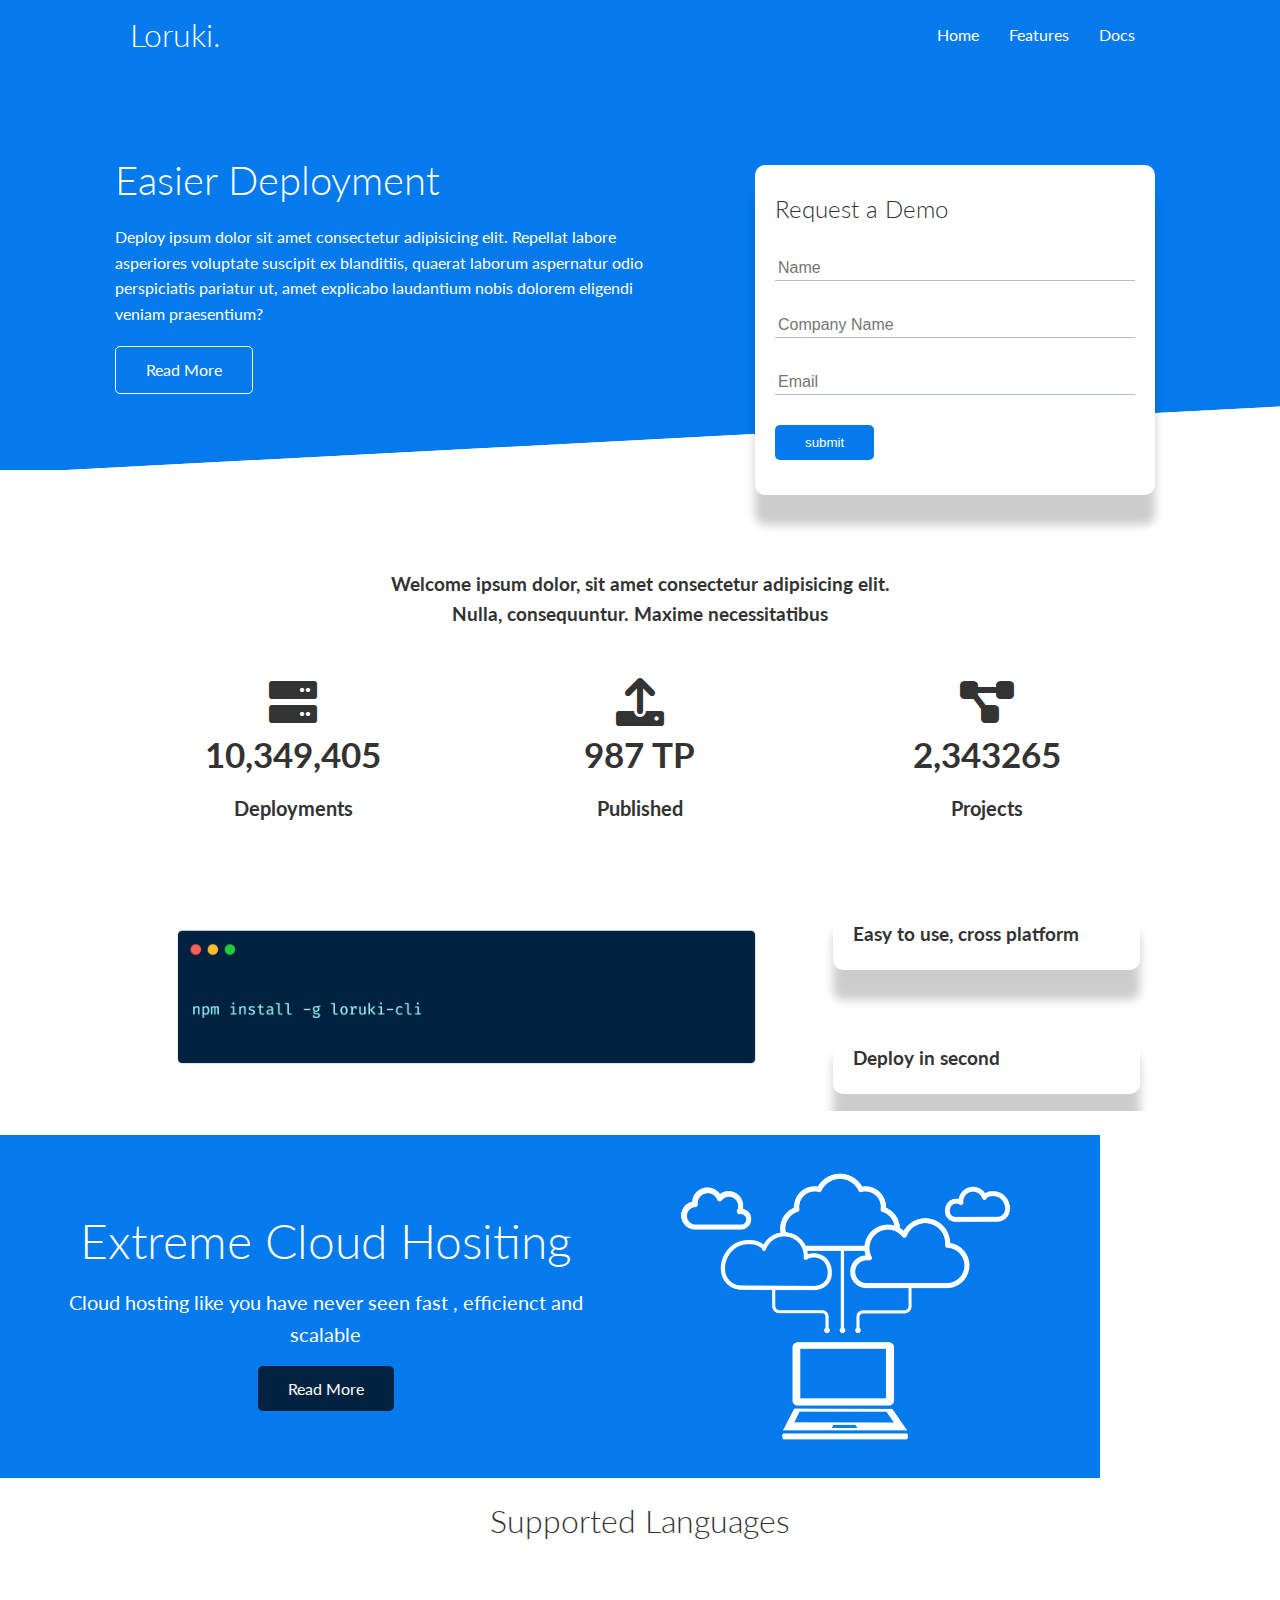
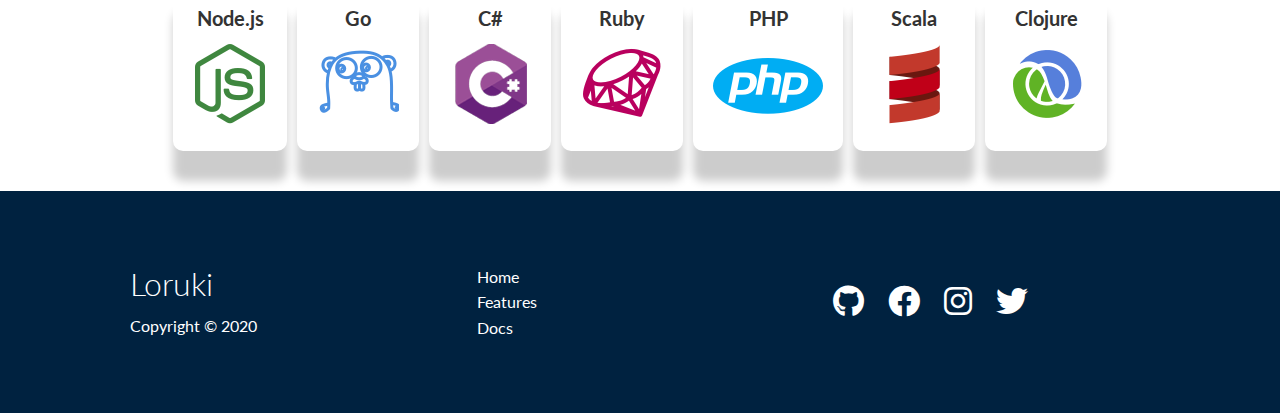
<file: index.html>
<!DOCTYPE html>
<html lang="en">
<head>
    <meta charset="UTF-8">
    <meta http-equiv="X-UA-Compatible" content="IE=edge">
    <meta name="viewport" content="width=device-width, initial-scale=1.0">
    <link rel="stylesheet" href="https://cdnjs.cloudflare.com/ajax/libs/font-awesome/6.0.0/css/all.min.css" 
    integrity="sha512-9usAa10IRO0HhonpyAIVpjrylPvoDwiPUiKdWk5t3PyolY1cOd4DSE0Ga+ri4AuTroPR5aQvXU9xC6qOPnzFeg==" crossorigin="anonymous" referrerpolicy="no-referrer" />
    <title>Loruki | cloud Hosting For Everyone</title>
    <link rel="stylesheet" href="./css/style.css">
    <link rel="stylesheet" href="./css/utilies.css">
</head>
<body>
    <!--navbar-->
    <div class="navbar">
        <div class="container flex">
            <h1 class="logo">Loruki.</h1>
            <nav>
                <ul>
                    <li><a href="index.html">Home</a></li>
                    <li><a href="features.html">Features</a></li>
                    <li><a href="docs.html">Docs</a></li>
                </ul>
            </nav>
        </div>
    </div>
    <!--showcase-->
    <section class="showcase">
        <div class="container grid">
            <div class="showcase-text">
                <h1>Easier Deployment</h1>
                <p>Deploy ipsum dolor sit amet consectetur adipisicing elit.
                     Repellat labore asperiores voluptate suscipit
                      ex blanditiis, quaerat laborum aspernatur odio perspiciatis pariatur ut, 
                    amet explicabo laudantium nobis dolorem 
                    eligendi veniam praesentium?</p>
                    <a href="features.html" class="btn btn-outline">Read More</a>
            </div>
            <div class="showcase-form card">
               <h2>Request a Demo</h2>
               <form>
                   <div class='form-control'>
                       <input type="text" name="name" required placeholder="Name"/>
                   </div>
                   <div class='form-control'>
                    <input type="text" name="company name" required placeholder="Company Name"/>
                </div>
                <div class='form-control'>
                    <input type="email" name="email" placeholder="Email" required/>
                </div>
                <input type="submit" class="btn" value="submit"/>
               </form>
            </div>
        </div>
    </section>
    <!--stats-->
    <section class="stats">
        <div class="container">
            <h3 class="stats-heading text-center ">Welcome ipsum dolor, sit amet 
                consectetur adipisicing elit. Nulla, consequuntur. Maxime necessitatibus
                 
                  </h3>
                  <div class="grid grid-3 text-center my-4">
                      <div>
                          <i class="fas fa-server fa-3x"></i>
                          <h3>10,349,405</h3>
                          <p class="text-secondary">Deployments</p>
                      </div>
                      <div>
                        <i class="fas fa-upload fa-3x"></i>
                        <h3>987 TP</h3>
                        <p class="text-secondary">Published</p>
                    </div>
                    <div>
                        <i class="fas fa-project-diagram fa-3x"></i>
                        <h3>2,343265</h3>
                        <p class="text-secondary">Projects</p>
                    </div>
                  </div>
        </div>
    </section>
    <!--cli-->
    <section class="cli">
        <div class="container grid">
            <img src="images/cli.png" alt="">
            <div class="card">
                <h3>Easy to use, cross platform</h3>

            </div>
            <div class="card">
                <h3>Deploy in second</h3>

            </div>
        </div>

    </section>
    <!--cloud-->
    <section class="container bg-primary cloud my-2 py-2">
        <div class="container grid">
            <div class="text-center">
                <h2 class="lg">Extreme Cloud Hositing</h2>
                <p class="lead my-1">Cloud hosting like you have never seen fast , efficienct and scalable</p>
                <a href="features.html" class="btn btn-dark">Read More</a>
            </div>
            <img src="images/cloud.png" alt="">

        </div>

    </section>
    <!--languages-->
    <section class="languages">
        <h2 class="md text-center my-2">Supported Languages</h2>
        <div class="container flex">
            <div class="card">
                <h4>Node.js</h4>
                <img src="images/logos/node.png" alt="">
            </div>
            <div class="card">
                <h4>Go</h4>
                <img src="images/logos/go.png" alt="">
            </div>
            <div class="card">
                <h4>C#</h4>
                <img src="images/logos/csharp.png" alt="">
            </div>
            <div class="card">
                <h4>Ruby</h4>
                <img src="images/logos/ruby.png" alt="">
            </div>
            <div class="card">
                <h4>PHP</h4>
                <img src="images/logos/php.png" alt="">
            </div>
            <div class="card">
                <h4>Scala</h4>
                <img src="images/logos/scala.png" alt="">
            </div>
            <div class="card">
                <h4>Clojure</h4>
                <img src="images/logos/clojure.png" alt="">
            </div>
        </div>
    </section>
    <!--footer-->
    <footer class="footer bg-dark py-5">
        <div class="container grid grid-3">
            <div>
                <h1>Loruki</h1>
                <p>Copyright &copy; 2020</p>
            </div>
            <nav>
                <ul>
                    <li><a href="index.html">Home</a></li>
                    <li><a href="features.html">Features</a></li>
                    <li><a href="docs.html">Docs</a></li>
                </ul>
            </nav>
            <div class="social">
                <a href="href"><i class="fab fa-github fa-2x"></i></a>
                <a href="href"><i class="fab fa-facebook fa-2x"></i></a>
                <a href="href"><i class="fab fa-instagram fa-2x"></i></a>
                <a href="href"><i class="fab fa-twitter fa-2x"></i></a>
            </div>
        </div>
    </footer>
</body>
</html>
</file>
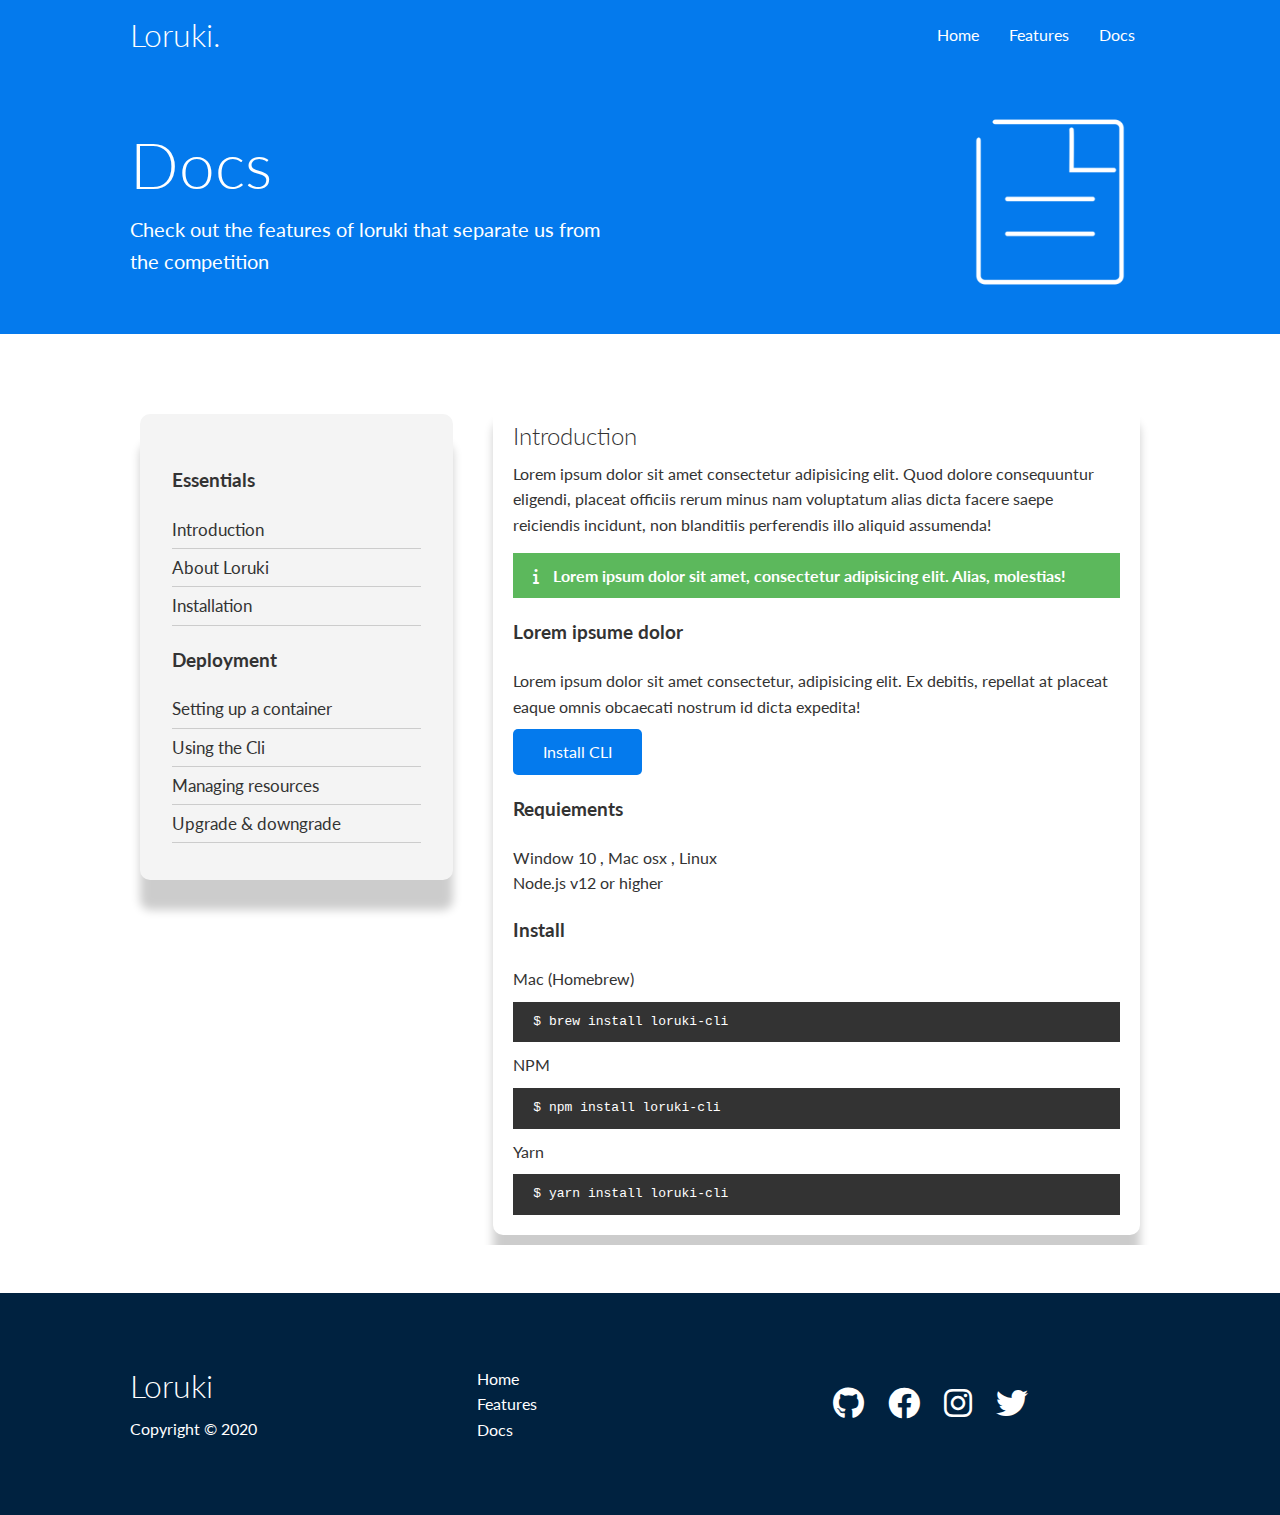
<file: docs.html>
<!DOCTYPE html>
<html lang="en">
<head>
    <meta charset="UTF-8">
    <meta http-equiv="X-UA-Compatible" content="IE=edge">
    <meta name="viewport" content="width=device-width, initial-scale=1.0">
    <link rel="stylesheet" href="https://cdnjs.cloudflare.com/ajax/libs/font-awesome/6.0.0/css/all.min.css" 
    integrity="sha512-9usAa10IRO0HhonpyAIVpjrylPvoDwiPUiKdWk5t3PyolY1cOd4DSE0Ga+ri4AuTroPR5aQvXU9xC6qOPnzFeg==" crossorigin="anonymous" referrerpolicy="no-referrer" />
    <title>Loruki | cloud Hosting For Everyone</title>
    <link rel="stylesheet" href="./css/style.css">
    <link rel="stylesheet" href="./css/utilies.css">
</head>
<body>
    <!--navbar-->
    <div class="navbar">
        <div class="container flex">
            <h1 class="logo">Loruki.</h1>
            <nav>
                <ul>
                    <li><a href="index.html">Home</a></li>
                    <li><a href="features.html">Features</a></li>
                    <li><a href="docs.html">Docs</a></li>
                </ul>
            </nav>
        </div>
    </div>
   <!--Head-->
   <section class="docs-head bg-primary py-3">
       <div class="container grid">
           <div>
               <h1 class="xl">Docs</h1>
               <p class="lead">
                   Check out the features of loruki that
                   separate us from the competition
               </p>
           </div>
           <img src="images/docs.png" alt="">
          
       </div>
   </section>
   <!--docs main-->
   <section class="docs-main my-4">
    <div class="container grid">
        <div class="card bg-light p-3">
            <h3 class="my-2">Essentials</h3>
            <nav>
                <ul>
                    <li><a href="#">Introduction</a></li>
                    <li><a href="#">About Loruki</a></li>
                    <li><a href="#">Installation</a></li>
                </ul>
            </nav>
            <h3 class="my-2">Deployment</h3>
            <nav>
                <ul>
                    <li><a href="#">Setting up a container</a></li>
                    <li><a href="#">Using the Cli</a></li>
                    <li><a href="#">Managing resources</a></li>
                    <li><a href="#">Upgrade & downgrade</a></li>
                </ul>
            </nav>
        </div>
        <div class="card">
            <h2>Introduction</h2>
            <p>Lorem ipsum dolor sit amet consectetur adipisicing elit. Quod dolore consequuntur eligendi, placeat officiis rerum minus nam voluptatum alias dicta facere saepe
                 reiciendis incidunt, non blanditiis perferendis illo aliquid assumenda!</p>
                 <div class="alert alert-success">
                     <i class="fas fa-info"></i> Lorem ipsum dolor sit amet, 
                     consectetur adipisicing elit. Alias, molestias!
                 </div>
                 <h3>Lorem ipsume dolor</h3>
                 <p>Lorem ipsum dolor sit amet consectetur, adipisicing elit. Ex debitis,
                      repellat at placeat eaque omnis obcaecati nostrum id dicta expedita!</p>
                      <a href="#" class="btn btn-primary">Install CLI</a>


                      <h3>Requiements</h3>
                      <ul>
                          <li>Window 10 , Mac osx , Linux</li>
                          <li>Node.js v12 or higher</li>
                      </ul>
                      <h3>Install</h3>
                      <p>Mac (Homebrew)</p>
                      <pre><code>$ brew install loruki-cli</code></pre>
                      <p>NPM</p>
                      <pre><code>$ npm install loruki-cli</code></pre>
                      <p>Yarn</p>
                      <pre><code>$ yarn install loruki-cli</code></pre>
                     

        </div>
    </div>
</section>

    <!--footer-->
    <footer class="footer bg-dark py-5">
        <div class="container grid grid-3">
            <div>
                <h1>Loruki</h1>
                <p>Copyright &copy; 2020</p>
            </div>
            <nav>
                <ul>
                    <li><a href="index.html">Home</a></li>
                    <li><a href="features.html">Features</a></li>
                    <li><a href="docs.html">Docs</a></li>
                </ul>
            </nav>
            <div class="social">
                <a href="href"><i class="fab fa-github fa-2x"></i></a>
                <a href="href"><i class="fab fa-facebook fa-2x"></i></a>
                <a href="href"><i class="fab fa-instagram fa-2x"></i></a>
                <a href="href"><i class="fab fa-twitter fa-2x"></i></a>
            </div>
        </div>
    </footer>
</body>
</html>
</file>
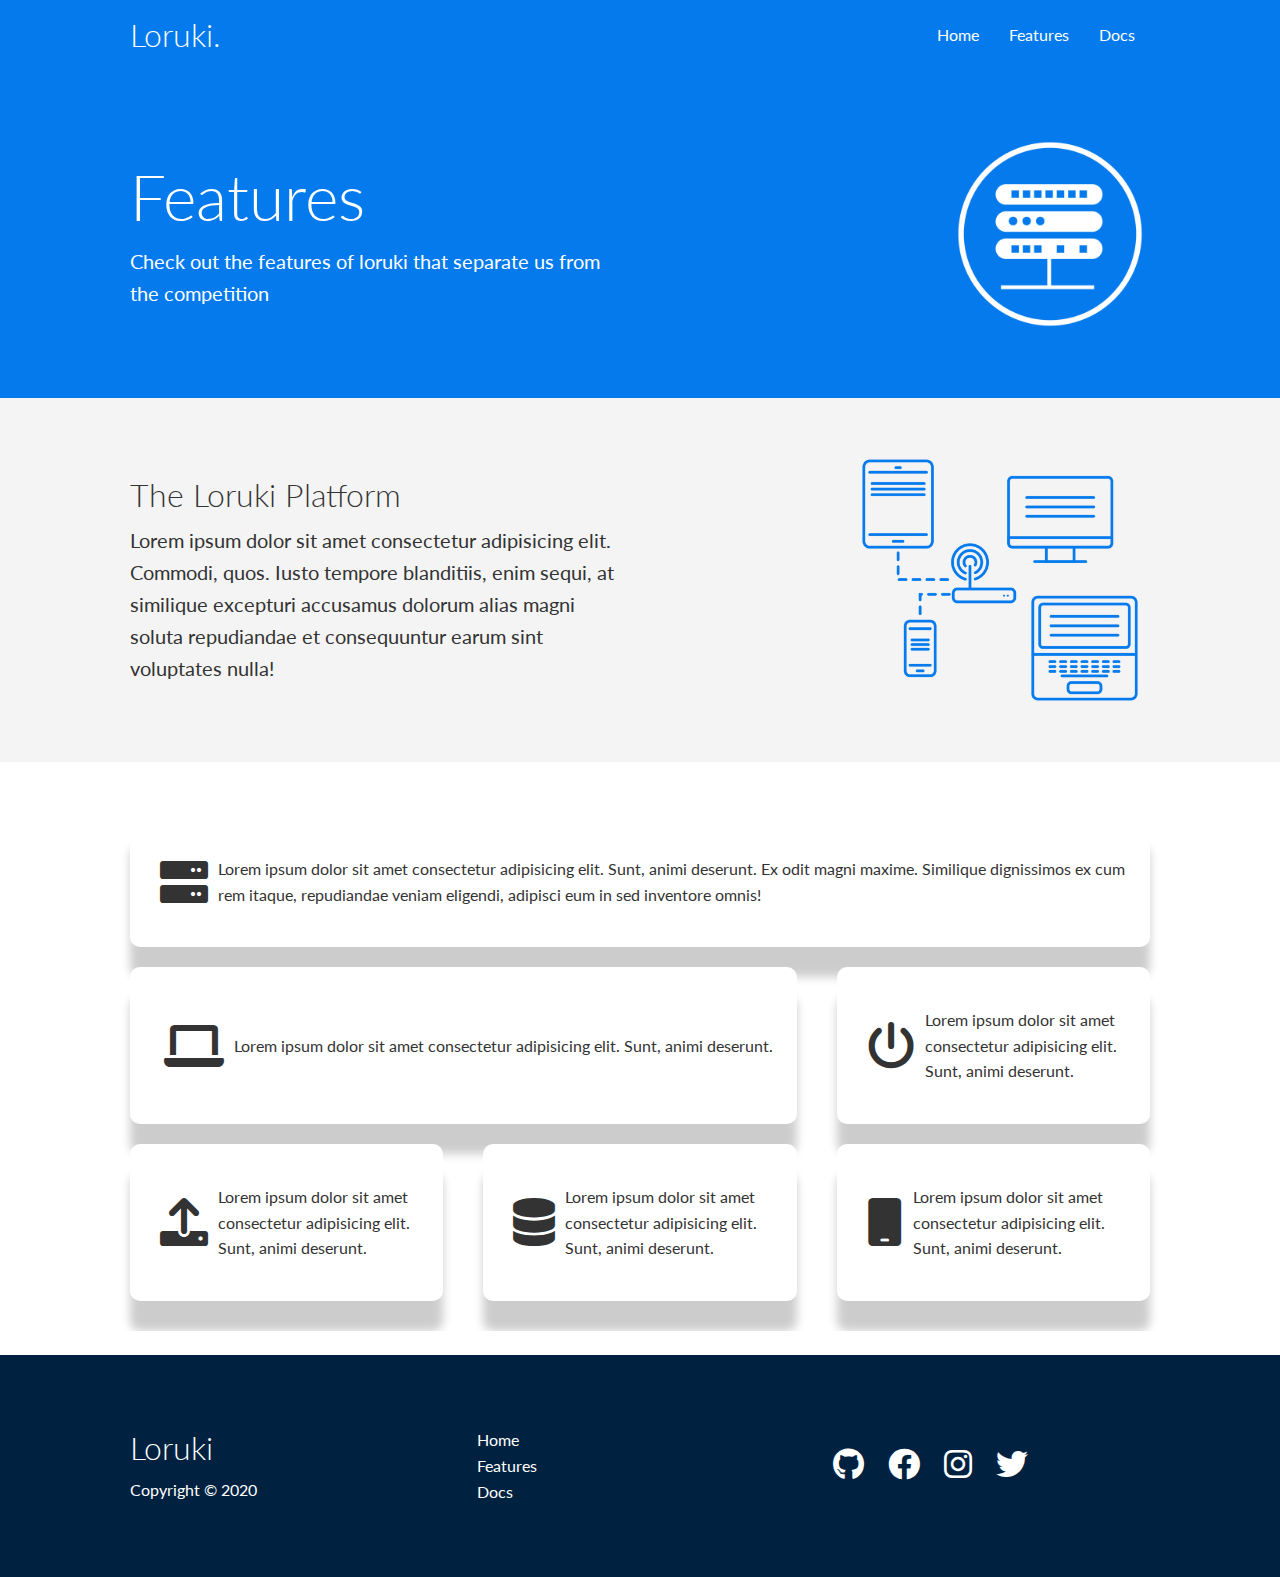
<file: features.html>
<!DOCTYPE html>
<html lang="en">
<head>
    <meta charset="UTF-8">
    <meta http-equiv="X-UA-Compatible" content="IE=edge">
    <meta name="viewport" content="width=device-width, initial-scale=1.0">
    <link rel="stylesheet" href="https://cdnjs.cloudflare.com/ajax/libs/font-awesome/6.0.0/css/all.min.css" 
    integrity="sha512-9usAa10IRO0HhonpyAIVpjrylPvoDwiPUiKdWk5t3PyolY1cOd4DSE0Ga+ri4AuTroPR5aQvXU9xC6qOPnzFeg==" crossorigin="anonymous" referrerpolicy="no-referrer" />
    <title>Loruki | cloud Hosting For Everyone</title>
    <link rel="stylesheet" href="./css/style.css">
    <link rel="stylesheet" href="./css/utilies.css">
</head>
<body>
    <!--navbar-->
    <div class="navbar">
        <div class="container flex">
            <h1 class="logo">Loruki.</h1>
            <nav>
                <ul>
                    <li><a href="index.html">Home</a></li>
                    <li><a href="features.html">Features</a></li>
                    <li><a href="docs.html">Docs</a></li>
                </ul>
            </nav>
        </div>
    </div>
   <!--Head-->
   <section class="features-head bg-primary py-5">
       <div class="container grid ">
           <div>
               <h1 class="xl">Features</h1>
               <p class="lead">
                   Check out the features of loruki that
                   separate us from the competition
               </p>
           </div>
           <img src="images/server.png" alt="">
          
       </div>
   </section>
   <!--sub head-->
   <section class="features-sub-head bg-light py-3">
    <div class="container grid ">
        <div>
            <h1 class="md">The Loruki Platform</h1>
            <p class="lead">
               Lorem ipsum dolor sit amet consectetur adipisicing elit. Commodi, quos. Iusto tempore blanditiis, enim sequi, at similique excepturi accusamus dolorum alias magni soluta repudiandae et consequuntur earum sint voluptates nulla!
            </p>
        </div>
        <img src="images/server2.png" alt="">
       
    </div>
   </section>
   <!--main-->
   <section class="features-main my-2">
       <div class="container grid grid-3">
           <div class="card flex">
               <i class="fas fa-server fa-3x"></i>
               <p>
                   Lorem ipsum dolor sit amet consectetur adipisicing elit.
                    Sunt, animi deserunt. Ex odit magni maxime. Similique dignissimos 
                    ex cum rem itaque, repudiandae veniam eligendi,
                     adipisci eum in sed inventore omnis!
               </p>

           </div>
           <div class="card flex">
            <i class="fas fa-laptop fa-3x"></i>
            <p>
                Lorem ipsum dolor sit amet consectetur adipisicing elit.
                 Sunt, animi deserunt.
            </p>

        </div>
           <div class="card flex">
            <i class="fas fa-power-off fa-3x"></i>
            <p>
                Lorem ipsum dolor sit amet consectetur adipisicing elit.
                 Sunt, animi deserunt.
            </p>

        </div>
        <div class="card flex">
            <i class="fas fa-upload fa-3x"></i>
            <p>
                Lorem ipsum dolor sit amet consectetur adipisicing elit.
                 Sunt, animi deserunt.
            </p>

        </div>
        <div class="card flex">
            <i class="fas fa-database fa-3x"></i>
            <p>
                Lorem ipsum dolor sit amet consectetur adipisicing elit.
                 Sunt, animi deserunt.
            </p>

        </div>
        <div class="card flex">
            <i class="fas fa-mobile fa-3x"></i>
            <p>
                Lorem ipsum dolor sit amet consectetur adipisicing elit.
                 Sunt, animi deserunt.
            </p>

        </div>

       </div>

   </section>
   
    <!--footer-->
    <footer class="footer bg-dark py-5">
        <div class="container grid grid-3">
            <div>
                <h1>Loruki</h1>
                <p>Copyright &copy; 2020</p>
            </div>
            <nav>
                <ul>
                    <li><a href="index.html">Home</a></li>
                    <li><a href="features.html">Features</a></li>
                    <li><a href="docs.html">Docs</a></li>
                </ul>
            </nav>
            <div class="social">
                <a href="href"><i class="fab fa-github fa-2x"></i></a>
                <a href="href"><i class="fab fa-facebook fa-2x"></i></a>
                <a href="href"><i class="fab fa-instagram fa-2x"></i></a>
                <a href="href"><i class="fab fa-twitter fa-2x"></i></a>
            </div>
        </div>
    </footer>
</body>
</html>
</file>
<file: css/style.css>
@import url("https://fonts.googleapis.com/css2?family=Lato:wght@300&family=Oswald:wght@200&display=swap");
:root {
  --primary-color: #047aed;
  --secondary-color: #1c3fa8;
  --dark-color: #002240;
  --light-color: #f4f4f4;
  --success-color: #5cb85c;
  --danger-color: #d9534f;
}
* {
  box-sizing: border-box;
  padding: 0;
  margin: 0;
}
body {
  font-family: "Lato", "sans-serif";
  color: #333;
  line-height: 1.6;
}
ul {
  list-style-type: none;
}
a {
  text-decoration: none;
  color: #333;
}
h1,
h2 {
  font-weight: 300;
  line-height: 1.2;
  margin: 10px 0;
}
p {
  margin: 10px 0;
}
img {
  width: 100%;
}
code,
pre {
  background-color: #333;
  color: #fff;
  padding: 10px;
}
/*navbar*/
.navbar {
  background-color: var(--primary-color);
  color: #fff;
  height: 70px;
}
.navbar ul {
  display: flex;
}
.navbar a {
  color: #fff;
  padding: 10px;
  margin: 0 5px;
}
.navbar a:hover {
  border-bottom: 2px #fff solid;
}
.navbar .flex {
  justify-content: space-between;
}
/* showcase*/
.showcase {
  height: 400px;
  background-color: var(--primary-color);
  color: #fff;
  position: relative;
}
.showcase .grid {
  overflow: visible;
  grid-template-columns: 55% 45%;
  gap: 30px;
}
.showcase h1 {
  font-size: 40px;
}
.showcase p {
  margin: 20px 0;
}
.showcase-text {
  animation: slideInfromLeft 1s ease-in;
}
.showcase-form {
  position: relative;
  top: 60px;
  height: 330px;
  width: 400px;
  padding: 40px;
  z-index: 100;
  justify-self: flex-end;
  animation: slideInfromRight 1s ease-in;
}
.showcase-form .form-control {
  margin: 30px 0;
}
.showcase-form input[type="text"],
.showcase-form input[type="email"] {
  border: 0;
  border-bottom: 1px solid #b4becb;
  width: 100%;
  padding: 3px;
  font-size: 16px;
}
.showcase-form input:focus {
  outline: none;
}
.showcase::before,
.showcase::after {
  content: "";
  position: absolute;
  height: 100px;
  bottom: -70px;
  right: 0;
  left: 0;
  background-color: #fff;
  transform: skewY(-3deg);
  -webkit-transform: scaleY(-3deg);
  -moz-transform: skewY(-3deg);
  -ms-transform: skewY(-3deg);
}
/*stats*/
.stats {
  padding-top: 100px;
  animation: slideInfromBottom 1s ease-in;
}
.stats-heading {
  max-width: 500px;
  margin: auto;
}
.stats .grid h3 {
  font-size: 35px;
}
.stats .grid p {
  font-size: 20px;
  font-weight: bold;
}
/*cli*/
.cli .grid {
  grid-template-columns: repeat(3, 1fr);
  grid-template-rows: repeat(2, 1fr);
}
.cli .grid > *:first-child {
  grid-column: 1 / span 2;
  grid-row: 1 / span 2;
}
/* cloud*/
.cloud .grid {
  grid-template-columns: 4fr 3fr;
}
/* languages*/
.languages .flex {
  flex-wrap: wrap;
}
.languages .card {
  text-align: center;
  margin: 18px 5px 40px;
  transition: transform 0.3s ease-in;
}
.languages .card h4 {
  font-size: 20px;
  margin-bottom: 10px;
}
.languages .card:hover {
  transform: translateY(-15px);
}
/*features*/
.features-head img,
.docs-head img {
  width: 200px;
  justify-self: flex-end;
}
.features-sub-head img {
  width: 300px;
  justify-self: flex-end;
}
.features-main .card > i {
  margin: 0 10px;
}
.features-main .grid {
  padding: 30px;
}
.features-main .grid > *:first-child {
  grid-column: 1 / span 3;
}
.features-main .grid > *:nth-child(2) {
  grid-column: 1 / span 2;
}
/* docs*/
.docs-main h3 {
  margin: 20px 0;
}
.docs-main .grid {
  grid-template-columns: 1fr 2fr;
  align-items: flex-start;
}
.docs-main .grid > *:first-child {
  margin-top: 2rem;
}
.docs-main nav li {
  font-size: 17px;
  padding-bottom: 5px;
  margin-bottom: 5px;
  border-bottom: 1px #ccc solid;
}
.docs-main a:hover {
  font-weight: bold;
}
/*footer*/

.footer .social a {
  margin: 0 10px;
}
/*animations*/
@keyframes slideInfromLeft {
  0% {
    transform: translateX(-100%);
  }
  100% {
    transform: translateX(0);
  }
}
@keyframes slideInfromRight {
  0% {
    transform: translateX(100%);
  }
  100% {
    transform: translateX(0);
  }
}

@keyframes slideInfromTop {
  0% {
    transform: translateY(-100%);
  }
  100% {
    transform: translateY(0);
  }
}
@keyframes slideInfromBottom {
  0% {
    transform: translateY(100%);
  }
  100% {
    transform: translateY(0);
  }
}
/* tablets and under */
@media (max-width: 768px) {
  .grid,
  .showcase .grid,
  .stats .grid,
  .cli .grid,
  .cloud .grid,
  .features-main .grid,
  .docs-main .grid,
  .docs-head .grid,
  .features-head .grid,
  .features-sub-head .grid {
    grid-template-columns: 1fr;
    grid-template-rows: 1fr;
  }
  .showcase {
    height: auto;
  }
  .showcase-text {
    text-align: center;
    margin-top: 40px;
    animation: slideInfromTop 1s ease-in;
  }
  .showcase-form {
    justify-self: center;
    margin: auto;
    animation: slideInfromBottom 1s ease-in;
  }
  .cli .grid > *:first-child {
    grid-column: 1;
    grid-row: 1;
  }
  .features-head,
  .features-sub-head,
  .docs-head {
    text-align: center;
  }
  .features-head img,
  .features-sub-head img,
  .docs-head img {
    justify-self: center;
  }
  .features-main .grid > *:first-child,
  .features-main .grid > *:nth-child(2) {
    grid-column: 1;
  }
}
@media (max-width: 500px) {
  .navbar {
    height: 110px;
  }
  .navbar .flex {
    flex-direction: column;
  }
  .navbar ul {
    padding: 10px;
    background-color: rgba(0, 0, 0, 0.1);
  }
}
</file>
<file: css/utilies.css>
/*utilize*/
.container {
  max-width: 1100px;
  margin: 0 auto;
  overflow: auto;
  padding: 0 40px;
}
.card {
  background-color: #fff;
  border-radius: 10px;
  box-shadow: 0 30px 10px rgba(0, 0, 0, 0.2);
  padding: 20px;
  margin: 10px;
  color: #333;
}
.flex {
  display: flex;
  justify-content: center;
  align-items: center;
  height: 100%;
}
.grid {
  display: grid;
  grid-template-columns: repeat(2, 1fr);
  gap: 20px;
  justify-content: center;
  align-items: center;
  height: 100%;
}
.grid-3 {
  grid-template-columns: repeat(3, 1fr);
}
.btn {
  display: inline-block;
  padding: 10px 30px;
  cursor: pointer;
  background-color: var(--primary-color);
  color: #fff;
  border: none;
  border-radius: 5px;
}
.btn-outline {
  background-color: transpaent;
  border: 1px #fff solid;
}
.btn:hover {
  transform: scale(0.98);
}
.text-center {
  text-align: center;
}
/*background & colored buttons */
.bg-primary,
.btn-primary {
  background-color: var(--primary-color);
  color: #fff;
}
.bg-secondary,
.btn-secondary {
  background-color: var(--secondary-color);
  color: #fff;
}
.bg-dark,
.btn-dark {
  background-color: var(--dark-color);
  color: #fff;
}
.bg-light,
.btn-light {
  background-color: var(--light-color);
  color: #fff;
}

.bg-primary a,
.btn-primary a,
.bg-dark a,
.btn-dark a,
.bg-secondary a,
.btn-secondary a {
  color: #fff;
}
.bg-light {
  color: #333;
}
/*alert*/
.alert {
  background-color: var(--light-color);
  padding: 10px 20px;
  font-weight: bold;
  margin: 15px 0;
}
.alert i {
  margin-right: 10px;
}
.alert-success {
  background-color: #5cb85c;
  color: #fff;
}
.alert-error {
  background-color: #d9534f;
  color: #fff;
}
/* textsize */
.lead {
  font-size: 20px;
}
.sm {
  font-size: 1rem;
}
.md {
  font-size: 2rem;
}
.lg {
  font-size: 3rem;
}
.xl {
  font-size: 4rem;
}
/*margin*/
.my-1 {
  margin: 1rem 0;
}
.my-2 {
  margin: 1.5rem 0;
}
.my-3 {
  margin: 2rem 0;
}
.my-4 {
  margin: 3rem 0;
}
.my-5 {
  margin: 4rem 0;
}

.m-1 {
  margin: 1rem;
}
.m-2 {
  margin: 1.5rem;
}
.m-3 {
  margin: 2rem;
}
.m-4 {
  margin: 3rem;
}
.m-5 {
  margin: 4rem;
}

/*padding*/
.py-1 {
  padding: 1rem 0;
}
.py-2 {
  padding: 1.5rem 0;
}
.py-3 {
  padding: 2rem 0;
}
.py-4 {
  padding: 3rem 0;
}
.py-5 {
  padding: 4rem 0;
}

.p-1 {
  padding: 1rem;
}
.p-2 {
  padding: 1.5rem;
}
.p-3 {
  padding: 2rem;
}
.p-4 {
  padding: 3rem;
}
.p-5 {
  padding: 4rem;
}
</file>
